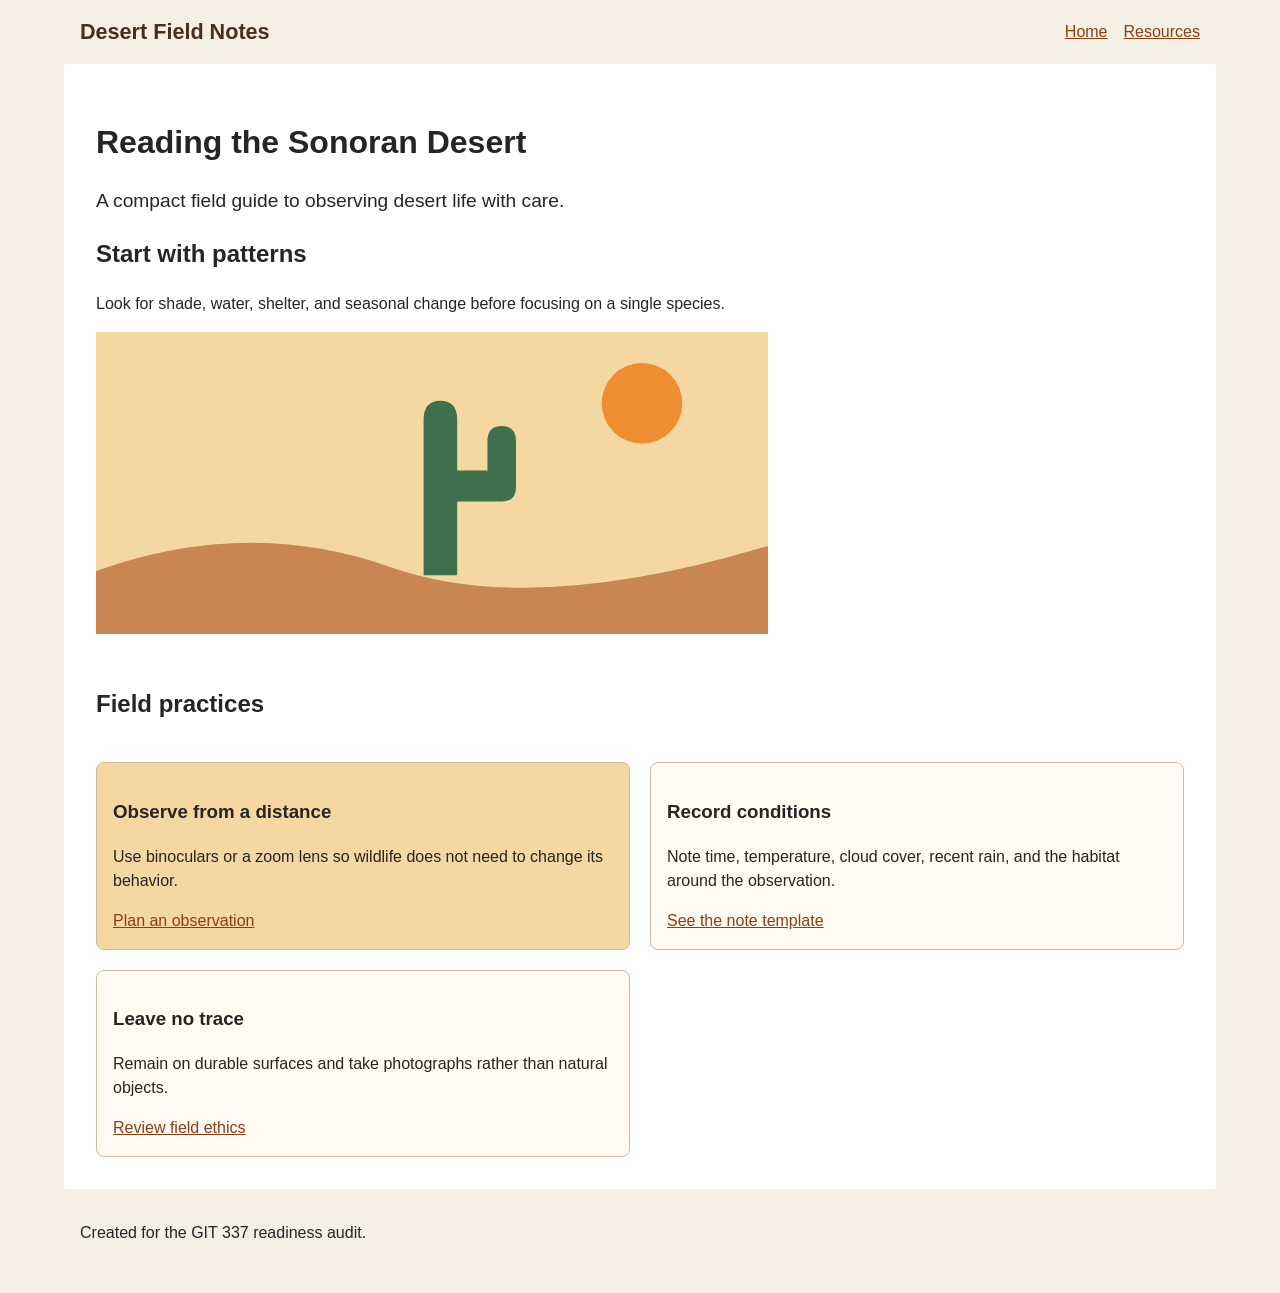
<file: index.html>
<!doctype html>
<html lang="en">
  <head>
    <meta charset="utf-8">
    <meta name="viewport" content="width=device-width, initial-scale=1.0">
    <title>Desert Field Notes</title>
    <link rel="stylesheet" href="css/styles.css">
  </head>
  <body>
    <header class="site-header">
      <a class="site-name" href="index.html">Desert Field Notes</a>
      <nav aria-label="Primary navigation">
        <ul class="nav-list">
          <li><a href="index.html">Home</a></li>
          <li><a href="pages/resources.html">Resources</a></li>
        </ul>
      </nav>
    </header>

    <main>
      <h1>Reading the Sonoran Desert</h1>
      <p class="lede">A compact field guide to observing desert life with care.</p>

      <section class="intro">
        <h2>Start with patterns</h2>
        <p>Look for shade, water, shelter, and seasonal change before focusing on a single species.</p>
        <img src="images/saguaro-study.svg" alt="A depiction of a simplistic desert. The background is a beige color with the bottom of the image depicting brown, rolling sands. In the center stands a single green cactus, and in the upper right corner a circular golden sun.">
      </section>

      <section class="cards" aria-labelledby="field-practices">
        <h2 id="field-practices">Field practices</h2>
        <article class="card featured" id="featured-card">
          <h3>Observe from a distance</h3>
          <p>Use binoculars or a zoom lens so wildlife does not need to change its behavior.</p>
          <a href="pages/resources.html">Plan an observation</a>
        </article>
        <article class="card">
          <h3>Record conditions</h3>
          <p>Note time, temperature, cloud cover, recent rain, and the habitat around the observation.</p>
          <a href="pages/resources.html#notes">See the note template</a>
        </article>
        <article class="card">
          <h3>Leave no trace</h3>
          <p>Remain on durable surfaces and take photographs rather than natural objects.</p>
          <a href="pages/resources.html#ethics">Review field ethics</a>
        </article>
      </section>
    </main>

    <footer>
      <p>Created for the GIT 337 readiness audit.</p>
    </footer>
  </body>
</html>
</file>
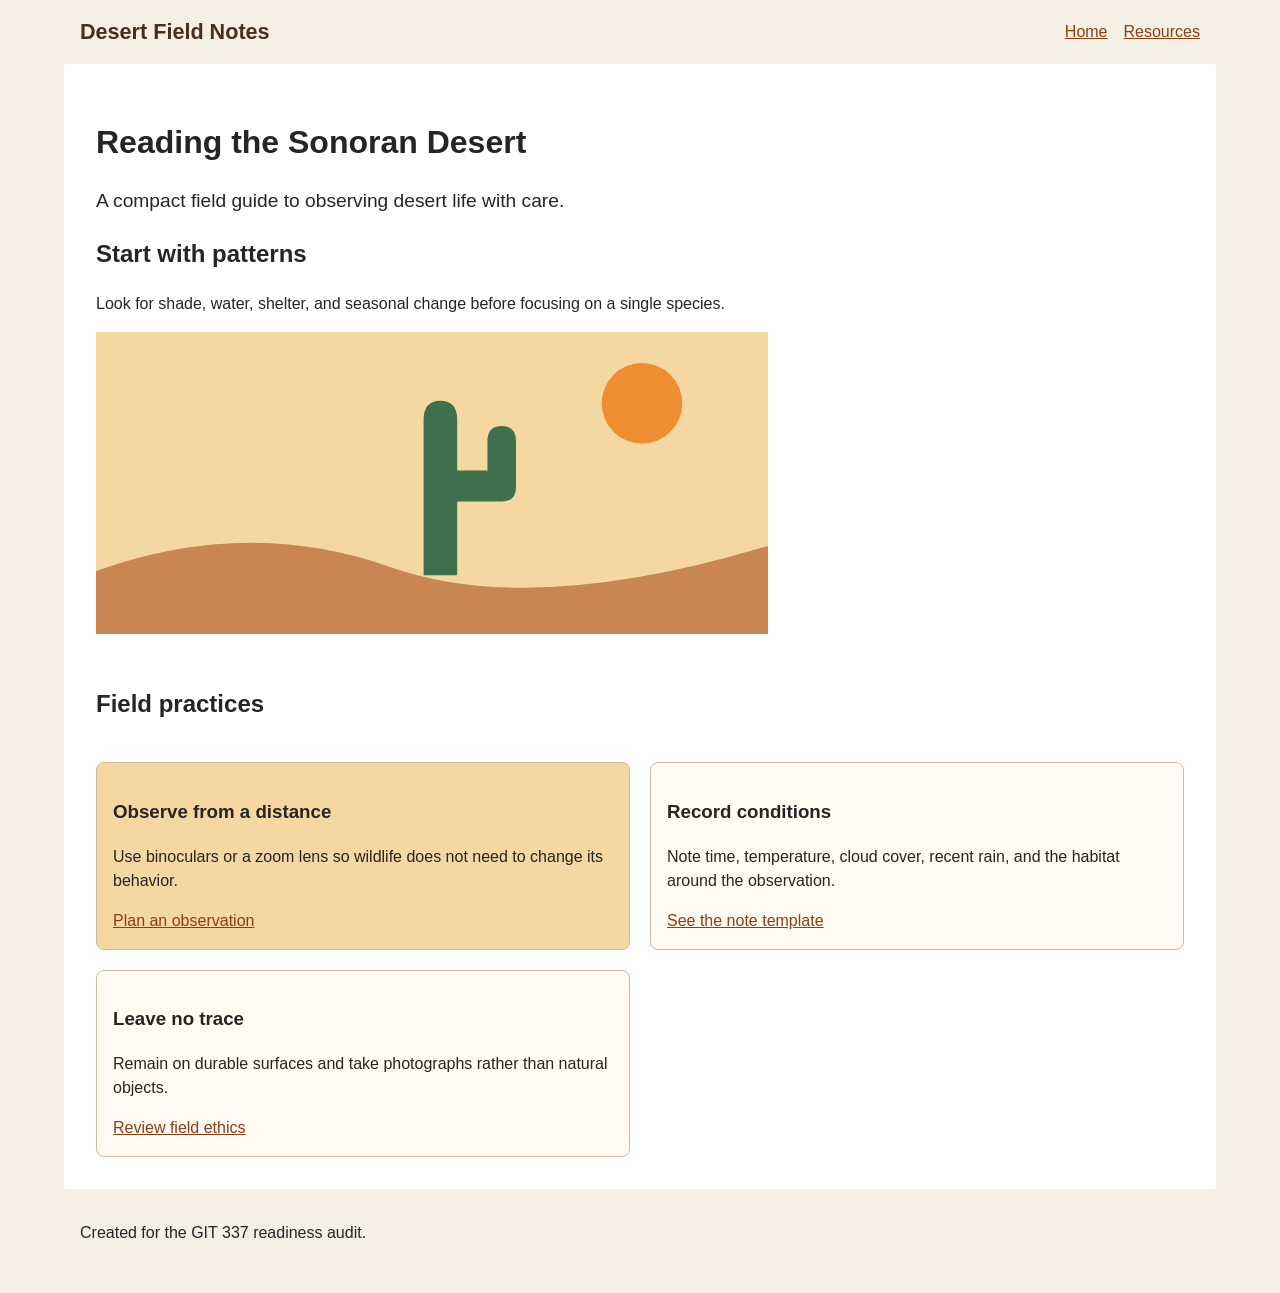
<file: ASSESSMENT-Desert-Field-Notes-Starter/index.html>
<!doctype html>
<html lang="en">
  <head>
    <meta charset="utf-8">
    <meta name="viewport" content="width=device-width, initial-scale=1.0">
    <title>Desert Field Notes</title>
    <link rel="stylesheet" href="css/styles.css">
  </head>
  <body>
    <header class="site-header">
      <a class="site-name" href="index.html">Desert Field Notes</a>
      <nav aria-label="Primary navigation">
        <ul class="nav-list">
          <li><a href="../ASSESSMENT-Desert-Field-Notes-Starter/index.html">Home</a></li>
          <li><a href="pages/resources.html">Resources</a></li>
        </ul>
      </nav>
    </header>

    <main>
      <h1>Reading the Sonoran Desert</h1>
      <p class="lede">A compact field guide to observing desert life with care.</p>

      <section class="intro">
        <h2>Start with patterns</h2>
        <p>Look for shade, water, shelter, and seasonal change before focusing on a single species.</p>
        <img src="images/saguaro-study.svg" alt="A depiction of a simplistic desert. The background is a beige color with the bottom of the image depicting brown, rolling sands. In the center stands a single green cactus, and in the upper right corner a circular golden sun.">
      </section>

      <section class="cards" aria-labelledby="field-practices">
        <h2 id="field-practices">Field practices</h2>
        <article class="card featured" id="featured-card">
          <h3>Observe from a distance</h3>
          <p>Use binoculars or a zoom lens so wildlife does not need to change its behavior.</p>
          <a href="pages/resources.html">Plan an observation</a>
        </article>
        <article class="card">
          <h3>Record conditions</h3>
          <p>Note time, temperature, cloud cover, recent rain, and the habitat around the observation.</p>
          <a href="pages/resources.html#notes">See the note template</a>
        </article>
        <article class="card">
          <h3>Leave no trace</h3>
          <p>Remain on durable surfaces and take photographs rather than natural objects.</p>
          <a href="pages/resources.html#ethics">Review field ethics</a>
        </article>
      </section>
    </main>

    <footer>
      <p>Created for the GIT 337 readiness audit.</p>
    </footer>
  </body>
</html>
</file>
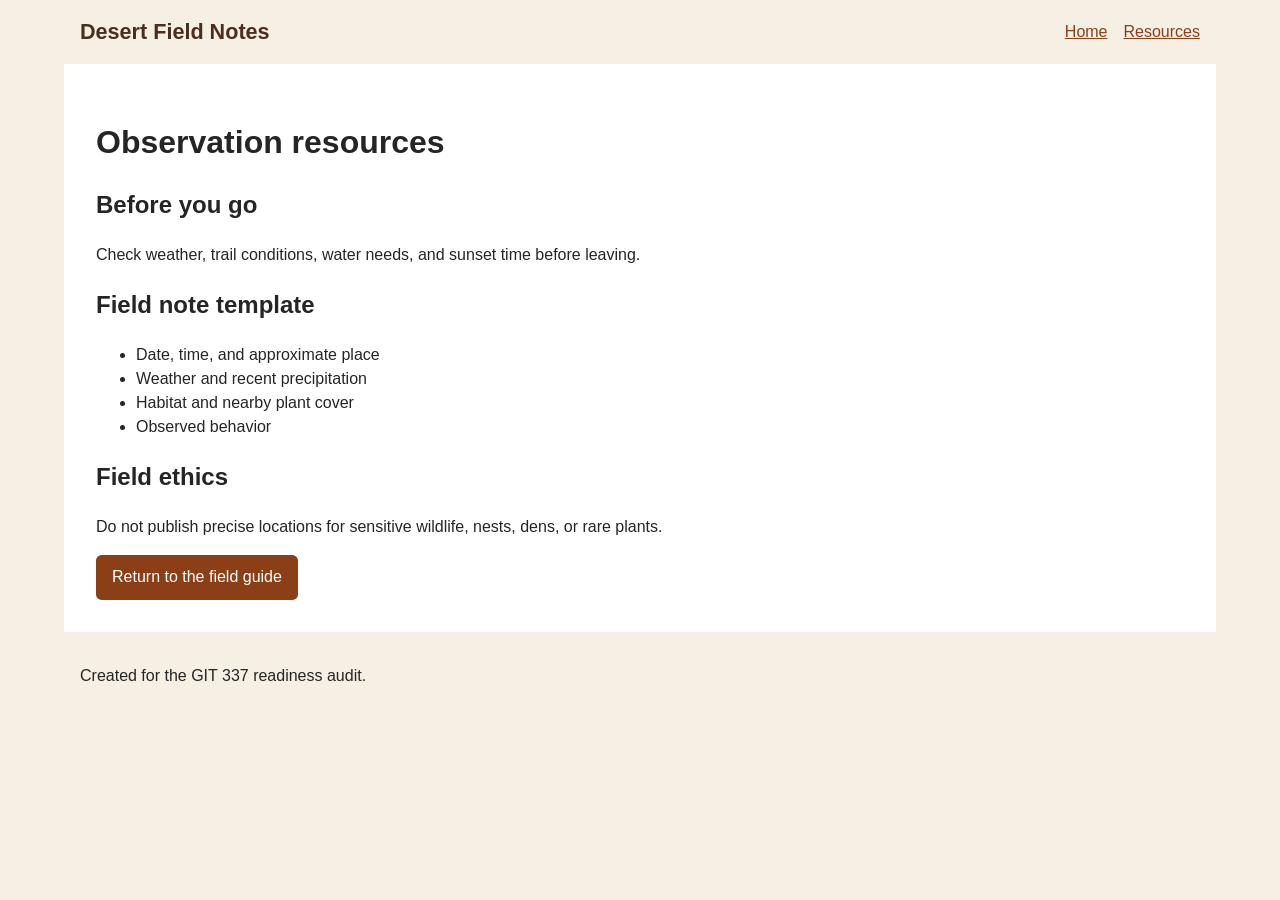
<file: pages/resources.html>
<!doctype html>
<html lang="en">
  <head>
    <meta charset="utf-8">
    <meta name="viewport" content="width=device-width, initial-scale=1">
    <title>Resources | Desert Field Notes</title>
    <link rel="stylesheet" href="../css/styles.css">
  </head>
  <body>
    <header class="site-header">
      <a class="site-name" href="../index.html">Desert Field Notes</a>
      <nav aria-label="Primary navigation">
        <ul class="nav-list">
          <li><a href="../index.html">Home</a></li>
          <li><a href="../pages/resources.html">Resources</a></li>
        </ul>
      </nav>
    </header>

    <main>
      <h1>Observation resources</h1>
      <section>
        <h2>Before you go</h2>
        <p>Check weather, trail conditions, water needs, and sunset time before leaving.</p>
      </section>

      <section id="notes">
        <h2>Field note template</h2>
        <ul>
          <li>Date, time, and approximate place</li>
          <li>Weather and recent precipitation</li>
          <li>Habitat and nearby plant cover</li>
          <li>Observed behavior</li>
        </ul>
      </section>

      <section id="ethics">
        <h2>Field ethics</h2>
        <p>Do not publish precise locations for sensitive wildlife, nests, dens, or rare plants.</p>
        <a class="button" href="../index.html">Return to the field guide</a>
      </section>
    </main>

    <footer>
      <p>Created for the GIT 337 readiness audit.</p>
    </footer>
  </body>
</html>
</file>
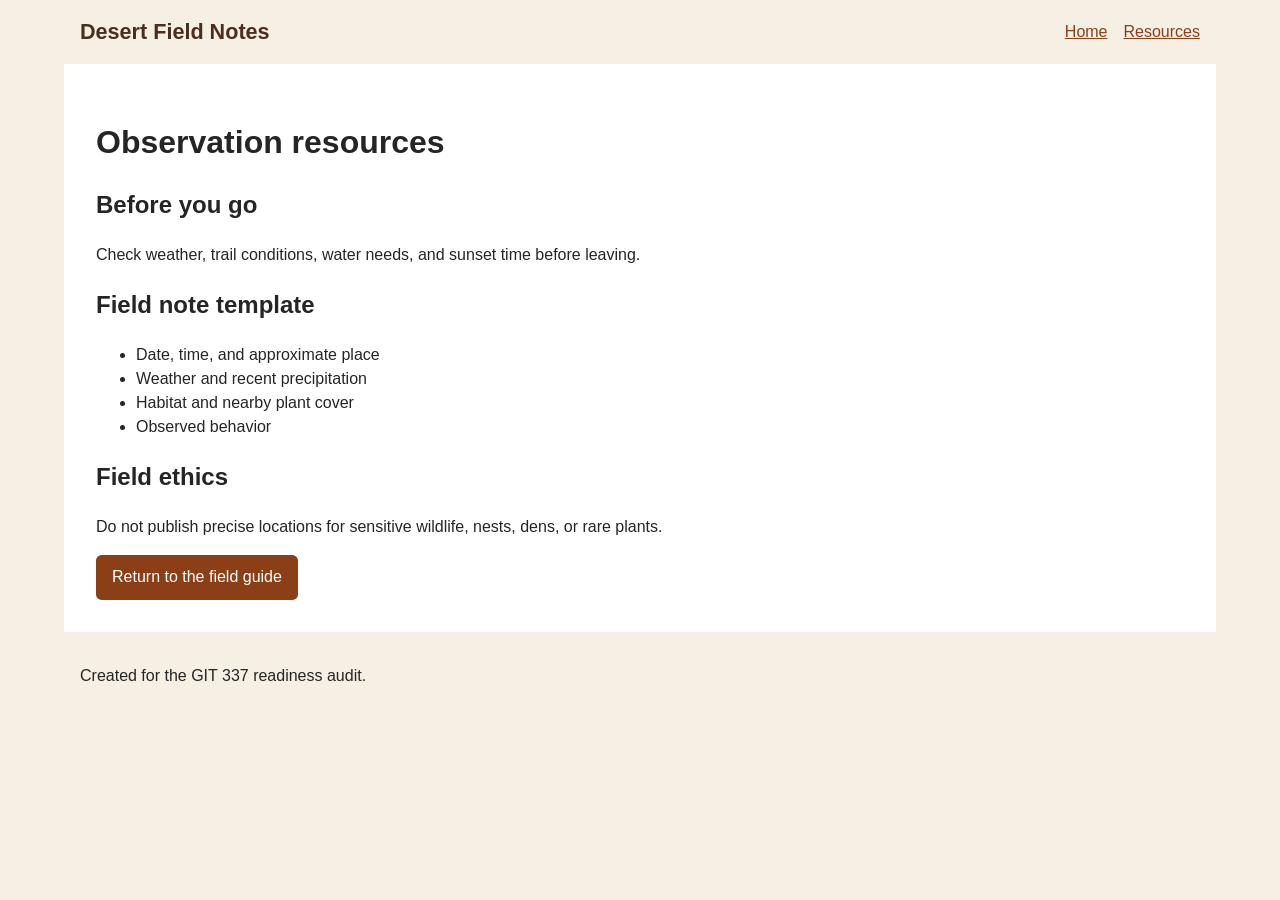
<file: ASSESSMENT-Desert-Field-Notes-Starter/pages/resources.html>
<!doctype html>
<html lang="en">
  <head>
    <meta charset="utf-8">
    <meta name="viewport" content="width=device-width, initial-scale=1">
    <title>Resources | Desert Field Notes</title>
    <link rel="stylesheet" href="../css/styles.css">
  </head>
  <body>
    <header class="site-header">
      <a class="site-name" href="../index.html">Desert Field Notes</a>
      <nav aria-label="Primary navigation">
        <ul class="nav-list">
          <li><a href="../../ASSESSMENT-Desert-Field-Notes-Starter/index.html">Home</a></li>
          <li><a href="../pages/resources.html">Resources</a></li>
        </ul>
      </nav>
    </header>

    <main>
      <h1>Observation resources</h1>
      <section>
        <h2>Before you go</h2>
        <p>Check weather, trail conditions, water needs, and sunset time before leaving.</p>
      </section>

      <section id="notes">
        <h2>Field note template</h2>
        <ul>
          <li>Date, time, and approximate place</li>
          <li>Weather and recent precipitation</li>
          <li>Habitat and nearby plant cover</li>
          <li>Observed behavior</li>
        </ul>
      </section>

      <section id="ethics">
        <h2>Field ethics</h2>
        <p>Do not publish precise locations for sensitive wildlife, nests, dens, or rare plants.</p>
        <a class="button" href="../index.html">Return to the field guide</a>
      </section>
    </main>

    <footer>
      <p>Created for the GIT 337 readiness audit.</p>
    </footer>
  </body>
</html>
</file>
<file: css/styles.css>
* {
  box-sizing: border-box;
}

body {
  margin: 0;
  color: #252525;
  background: #f5efe4;
  font-family: Arial, Helvetica, sans-serif;
  line-height: 1.5;
}

a {
  color: #8b3f16;
}

input:focus {
  outline: 3px;
  outline-offset: 2px;
}

.site-header,
main,
footer {
  width: 90%;
  max-width: 1200px;
  margin-inline: auto;
  padding-inline: 1rem;
}

.site-header {
  display: flex;
  align-items: center;
  justify-content: space-between;
  padding-block: 1rem;
}

.site-name {
  color: #4b2e1d;
  font-size: 1.35rem;
  font-weight: 700;
  text-decoration: none;
}

.nav-list {
  display: flex;
  gap: 1rem;
  margin: 0;
  padding: 0;
  list-style: none;
}

main {
  padding: 2rem;
  background: #fff;
}

.lede {
  max-width: 60ch;
  font-size: 1.2rem;
}

.intro img {
  display: block;
  width: 100%;
  max-width: 42rem;
  height: auto;
}

.cards {
  display: grid;
  grid-template-columns: repeat(auto-fit, minmax(360px, 1fr));
  gap: 1.25rem;
  margin-top: 2rem;
}

.cards > h2 {
  grid-column: 1 / -1;
}

.card {
  padding: 1rem;
  border: 1px solid #cbbba5;
  border-radius: .5rem;
  background: #fffaf2;
}

#featured-card {
  background: #f4d7a1;
}

.featured {
  background: #dce9d5;
}

.button {
  display: inline-block;
  padding: .65rem 1rem;
  color: white;
  background: #8b3f16;
  border-radius: .35rem;
  text-decoration: none;
}

footer {
  padding-block: 1rem 2rem;
}

@media (min-width: 500px) and (max-width: 700px) {
  .site-header {
    flex-direction: column;
    align-items: flex-start;
  }

  .cards {
    grid-template-columns: 1fr;
  }
}
</file>
<file: ASSESSMENT-Desert-Field-Notes-Starter/css/styles.css>
* {
  box-sizing: border-box;
}

body {
  margin: 0;
  color: #252525;
  background: #f5efe4;
  font-family: Arial, Helvetica, sans-serif;
  line-height: 1.5;
}

a {
  color: #8b3f16;
}

input:focus {
  outline: 3px;
  outline-offset: 2px;
}

.site-header,
main,
footer {
  width: 90%;
  max-width: 1200px;
  margin-inline: auto;
  padding-inline: 1rem;
}

.site-header {
  display: flex;
  align-items: center;
  justify-content: space-between;
  padding-block: 1rem;
}

.site-name {
  color: #4b2e1d;
  font-size: 1.35rem;
  font-weight: 700;
  text-decoration: none;
}

.nav-list {
  display: flex;
  gap: 1rem;
  margin: 0;
  padding: 0;
  list-style: none;
}

main {
  padding: 2rem;
  background: #fff;
}

.lede {
  max-width: 60ch;
  font-size: 1.2rem;
}

.intro img {
  display: block;
  width: 100%;
  max-width: 42rem;
  height: auto;
}

.cards {
  display: grid;
  grid-template-columns: repeat(auto-fit, minmax(360px, 1fr));
  gap: 1.25rem;
  margin-top: 2rem;
}

.cards > h2 {
  grid-column: 1 / -1;
}

.card {
  padding: 1rem;
  border: 1px solid #cbbba5;
  border-radius: .5rem;
  background: #fffaf2;
}

#featured-card {
  background: #f4d7a1;
}

.featured {
  background: #dce9d5;
}

.button {
  display: inline-block;
  padding: .65rem 1rem;
  color: white;
  background: #8b3f16;
  border-radius: .35rem;
  text-decoration: none;
}

footer {
  padding-block: 1rem 2rem;
}

@media (min-width: 500px) and (max-width: 700px) {
  .site-header {
    flex-direction: column;
    align-items: flex-start;
  }

  .cards {
    grid-template-columns: 1fr;
  }
}
</file>
